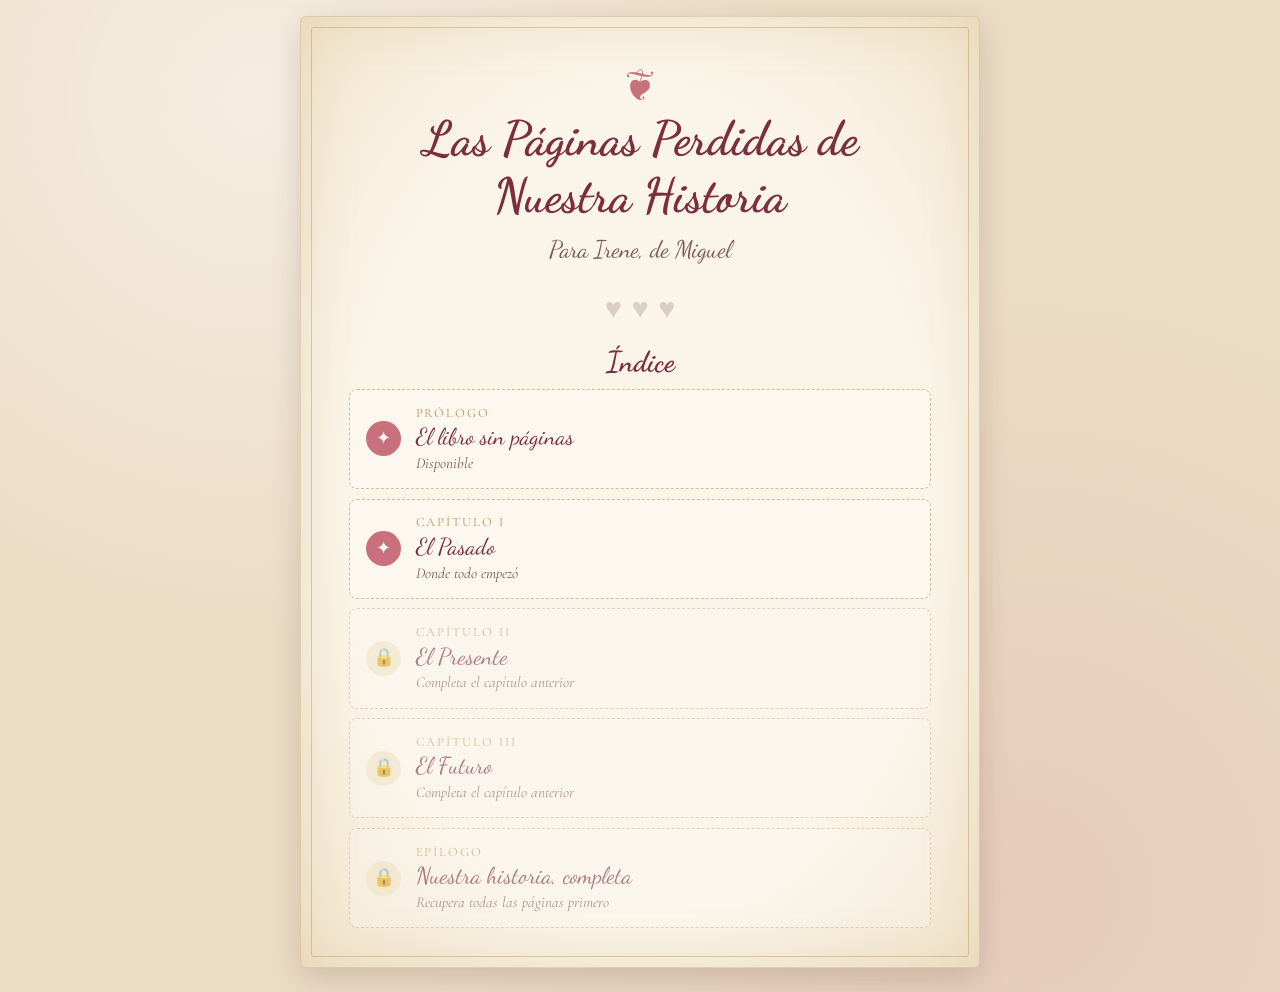
<file: index.html>
<!DOCTYPE html>
<html lang="es">
<head>
  <meta charset="UTF-8">
  <meta name="viewport" content="width=device-width, initial-scale=1.0, viewport-fit=cover">
  <meta name="theme-color" content="#f6eddc">
  <title>Las Páginas Perdidas de Nuestra Historia</title>
  <link rel="icon" href="data:image/svg+xml,<svg xmlns='http://www.w3.org/2000/svg' viewBox='0 0 100 100'><text y='.9em' font-size='90'>📖</text></svg>">
  <link rel="preconnect" href="https://fonts.googleapis.com">
  <link rel="preconnect" href="https://fonts.gstatic.com" crossorigin>
  <link href="https://fonts.googleapis.com/css2?family=Cormorant+Garamond:ital,wght@0,400;0,600;1,400&family=Dancing+Script:wght@500;700&display=swap" rel="stylesheet">
  <link rel="stylesheet" href="styles.css">
</head>
<body>
  <div id="banner-preview" class="banner-preview" hidden>
    Modo prueba de Miguel: todo desbloqueado. Las fotos de este modo se guardan aparte.
    <button type="button" id="btn-reset-preview">Borrar fotos de prueba</button>
  </div>

  <main id="app" aria-live="polite"></main>

  <noscript>Esta página necesita JavaScript para funcionar.</noscript>

  <script src="config.js"></script>
  <script src="app.js"></script>
</body>
</html>
</file>
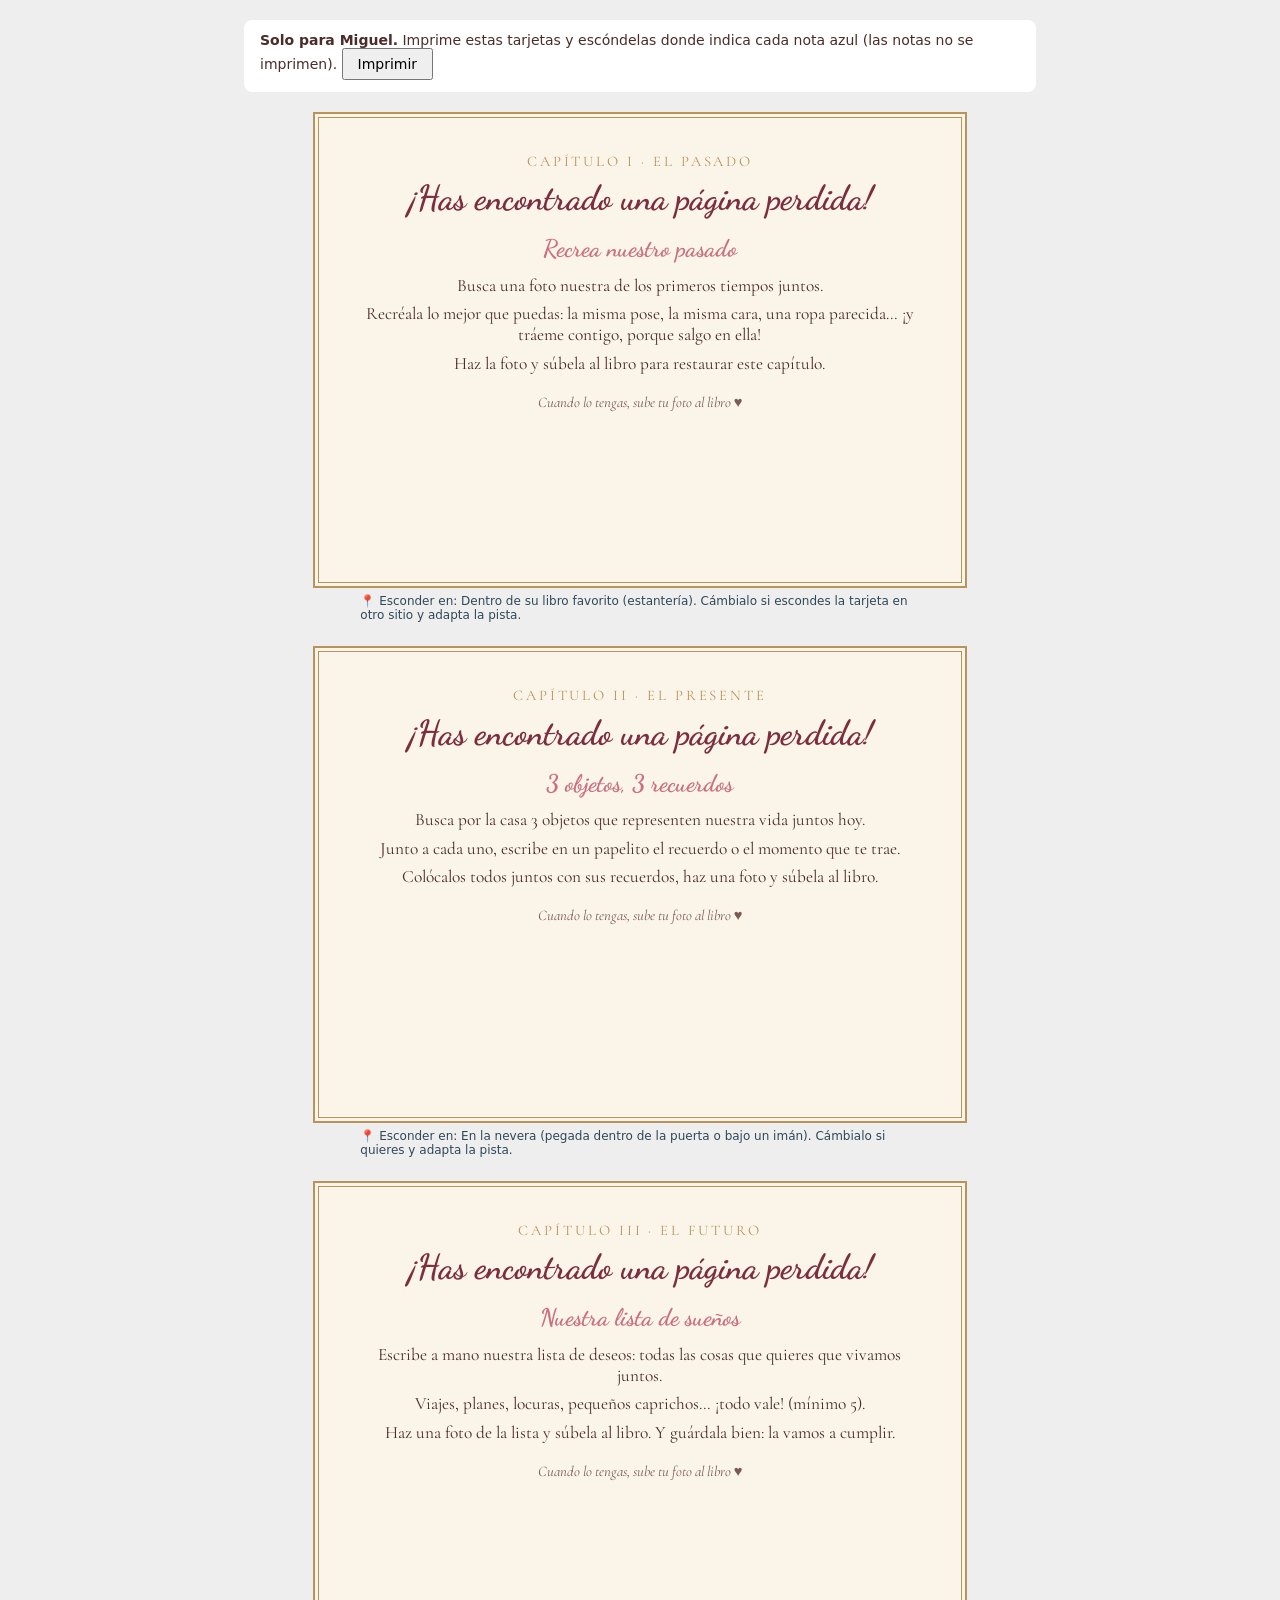
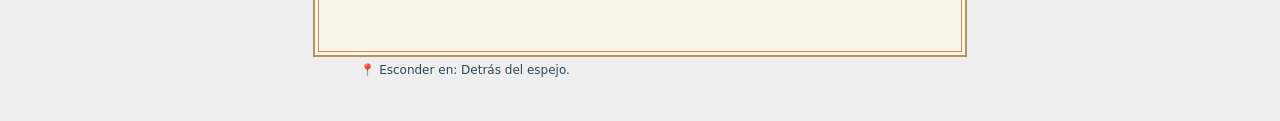
<file: tarjetas.html>
<!DOCTYPE html>
<html lang="es">
<head>
  <meta charset="UTF-8">
  <meta name="viewport" content="width=device-width, initial-scale=1.0">
  <meta name="robots" content="noindex">
  <title>Tarjetas para imprimir</title>
  <link href="https://fonts.googleapis.com/css2?family=Cormorant+Garamond:ital,wght@0,400;0,600;1,400&family=Dancing+Script:wght@500;700&display=swap" rel="stylesheet">
  <style>
    body { font-family: "Cormorant Garamond", Georgia, serif; color: #4a2c2a; background: #eee; margin: 0; padding: 20px; }
    .ayuda { max-width: 760px; margin: 0 auto 20px; font-family: system-ui, sans-serif; font-size: 14px; background: #fff; padding: 12px 16px; border-radius: 8px; }
    .ayuda button { font: inherit; padding: 6px 14px; cursor: pointer; }
    .tarjeta {
      width: 148mm; min-height: 105mm; /* A6 apaisado */
      margin: 0 auto 20px;
      padding: 10mm 12mm;
      background: #fbf5e9;
      border: 2px solid #b8935a;
      outline: 1px solid #b8935a; outline-offset: -6px;
      page-break-inside: avoid; break-inside: avoid;
      text-align: center;
    }
    .etq { text-transform: uppercase; letter-spacing: .2em; font-size: 11pt; color: #b8935a; margin: 0; }
    h1 { font-family: "Dancing Script", cursive; color: #7b2e3e; font-size: 26pt; margin: 2mm 0 4mm; }
    h2 { font-family: "Dancing Script", cursive; color: #c9707d; font-size: 18pt; margin: 0 0 3mm; }
    p { font-size: 13pt; margin: 0 0 2mm; }
    .pie { margin-top: 5mm; font-style: italic; font-size: 11pt; color: #7a5a52; }
    .escondite { font-family: system-ui, sans-serif; font-size: 12px; color: #2f4858; max-width: 148mm; margin: -14px auto 24px; }
    @media print {
      body { background: none; padding: 0; }
      .ayuda, .escondite { display: none; }
      .tarjeta { margin: 0 auto 10mm; }
    }
  </style>
</head>
<body>
  <div class="ayuda">
    <strong>Solo para Miguel.</strong> Imprime estas tarjetas y escóndelas donde indica cada nota azul
    (las notas no se imprimen). <button type="button" onclick="window.print()">Imprimir</button>
  </div>
  <div id="tarjetas"></div>

  <script src="config.js"></script>
  <script>
    (function () {
      var cont = document.getElementById("tarjetas");
      window.CONFIG.paginas.filter(function (p) { return p.tipo === "reto"; }).forEach(function (p) {
        var t = document.createElement("section");
        t.className = "tarjeta";
        var add = function (tag, txt, cls) {
          var n = document.createElement(tag);
          n.textContent = txt;
          if (cls) n.className = cls;
          t.appendChild(n);
        };
        add("p", p.etiqueta + " · " + p.titulo, "etq");
        add("h1", "¡Has encontrado una página perdida!");
        add("h2", p.reto.titulo);
        p.reto.texto.forEach(function (linea) { add("p", linea); });
        add("p", "Cuando lo tengas, sube tu foto al libro ♥", "pie");
        cont.appendChild(t);

        var nota = document.createElement("p");
        nota.className = "escondite";
        nota.textContent = "📍 Esconder en: " + p.escondite;
        cont.appendChild(nota);
      });
    })();
  </script>
</body>
</html>
</file>
<file: styles.css>
:root {
  --papel: #fbf5e9;
  --papel-oscuro: #f1e4cb;
  --fondo: #ecdcc4;
  --tinta: #4a2c2a;
  --tinta-suave: #7a5a52;
  --rosa: #c9707d;
  --rosa-suave: #f3d6d8;
  --vino: #7b2e3e;
  --oro: #b8935a;
  --sombra: 0 10px 30px rgba(74, 44, 42, 0.18);
  --serif: "Cormorant Garamond", Georgia, "Times New Roman", serif;
  --script: "Dancing Script", "Brush Script MT", cursive;
}

* { box-sizing: border-box; }
[hidden] { display: none !important; }

html { -webkit-text-size-adjust: 100%; }

body {
  margin: 0;
  min-height: 100vh;
  font-family: var(--serif);
  font-size: 1.2rem;
  line-height: 1.6;
  color: var(--tinta);
  background:
    radial-gradient(circle at 20% 10%, rgba(255, 255, 255, 0.5), transparent 40%),
    radial-gradient(circle at 80% 90%, rgba(201, 112, 125, 0.15), transparent 45%),
    var(--fondo);
  padding: max(16px, env(safe-area-inset-top)) 12px max(24px, env(safe-area-inset-bottom));
}

main { max-width: 680px; margin: 0 auto; }

/* ---------- Página de papel ---------- */
.pagina {
  position: relative;
  background:
    radial-gradient(ellipse at center, var(--papel) 60%, var(--papel-oscuro) 100%);
  border-radius: 6px;
  box-shadow: var(--sombra), inset 0 0 60px rgba(184, 147, 90, 0.18);
  padding: 2.2rem 1.5rem 2rem;
  border: 1px solid rgba(184, 147, 90, 0.35);
}
.pagina::before {
  content: "";
  position: absolute;
  inset: 10px;
  border: 1px solid rgba(184, 147, 90, 0.45);
  border-radius: 3px;
  pointer-events: none;
}
.entrar { animation: pasarPagina 0.6s ease-out; }
@keyframes pasarPagina {
  from { opacity: 0; transform: perspective(900px) rotateY(-12deg) translateX(20px); }
  to { opacity: 1; transform: none; }
}
@media (prefers-reduced-motion: reduce) {
  .entrar { animation: none; }
}

.centrada { text-align: center; }

h1, h2, h3 { font-family: var(--script); color: var(--vino); font-weight: 700; line-height: 1.2; }
h1 { font-size: 2.4rem; text-align: center; margin: 0.2rem 0 0.4rem; }
h2 { font-size: 1.8rem; margin: 0 0 0.6rem; }
h3 { font-size: 1.4rem; margin: 0 0 0.4rem; }

.etiqueta {
  text-align: center;
  text-transform: uppercase;
  letter-spacing: 0.2em;
  font-size: 0.85rem;
  color: var(--oro);
  margin: 0;
}
.subtitulo { text-align: center; font-style: italic; color: var(--tinta-suave); margin-top: 0; }

/* ---------- Portada ---------- */
.portada { text-align: center; }
.ornamento { font-size: 2.6rem; color: var(--rosa); line-height: 1; }
.dedicatoria { font-family: var(--script); font-size: 1.5rem; color: var(--tinta-suave); margin: 0 0 1rem; }

.progreso { display: flex; justify-content: center; gap: 0.6rem; font-size: 1.8rem; margin-bottom: 0.8rem; }
.progreso span { color: rgba(122, 90, 82, 0.25); transition: color 0.4s, transform 0.4s; }
.progreso span.lleno { color: var(--rosa); transform: scale(1.15); }

.cuenta {
  display: inline-flex;
  flex-direction: column;
  align-items: center;
  background: var(--rosa-suave);
  border-radius: 999px;
  padding: 0.5rem 1.4rem;
  margin: 0.4rem auto 1rem;
  color: var(--vino);
}
.cuenta span { font-size: 0.95rem; }
.cuenta strong { font-size: 1.35rem; font-variant-numeric: tabular-nums; }

.indice-titulo-seccion { margin-top: 0.8rem; }
.indice { list-style: none; padding: 0; margin: 0; text-align: left; }
.indice li + li { margin-top: 0.6rem; }
.indice-item {
  display: flex;
  align-items: center;
  gap: 0.9rem;
  padding: 0.8rem 1rem;
  border-radius: 8px;
  border: 1px dashed rgba(184, 147, 90, 0.6);
  text-decoration: none;
  color: inherit;
  background: rgba(255, 255, 255, 0.35);
  transition: transform 0.2s, background 0.2s;
}
a.indice-item:hover, a.indice-item:focus-visible { transform: translateX(4px); background: rgba(255, 255, 255, 0.7); }
.indice-icono {
  flex: none;
  width: 2.2rem; height: 2.2rem;
  display: grid; place-items: center;
  border-radius: 50%;
  background: var(--papel-oscuro);
  font-size: 1.1rem;
}
.estado-abierto .indice-icono { background: var(--rosa); color: #fff; }
.estado-completado .indice-icono { background: var(--vino); color: #fff; }
.estado-fecha, .estado-anterior { opacity: 0.6; }
.indice-texto { display: flex; flex-direction: column; }
.indice-etiqueta { font-size: 0.8rem; letter-spacing: 0.15em; text-transform: uppercase; color: var(--oro); }
.indice-titulo { font-family: var(--script); font-size: 1.45rem; color: var(--vino); line-height: 1.2; }
.indice-detalle { font-size: 0.95rem; font-style: italic; color: var(--tinta-suave); }

/* ---------- Carta ---------- */
.carta {
  margin: 1.4rem 0;
  padding: 1.2rem 1.2rem 1rem;
  background:
    repeating-linear-gradient(transparent, transparent 31px, rgba(201, 112, 125, 0.18) 32px),
    rgba(255, 255, 255, 0.45);
  border-left: 3px solid var(--rosa);
  border-radius: 4px;
}
.carta p { margin: 0 0 0.9rem; }
.carta .saludo { font-family: var(--script); font-size: 1.5rem; color: var(--vino); }
.carta .firma { font-family: var(--script); font-size: 1.5rem; text-align: right; color: var(--vino); margin: 1.2rem 0 0; }

/* ---------- Pista ---------- */
.pista {
  margin: 1.4rem 0;
  padding: 1.2rem;
  text-align: center;
  background: var(--papel-oscuro);
  border-radius: 8px;
  box-shadow: inset 0 0 0 2px rgba(184, 147, 90, 0.35);
}
.verso p { margin: 0; font-style: italic; font-size: 1.25rem; }
.nota { font-size: 0.95rem; font-style: italic; color: var(--tinta-suave); margin-top: 0.8rem; }

/* ---------- Subida ---------- */
.subida, .completado { text-align: center; margin-top: 1.4rem; }
.formulario { display: flex; flex-direction: column; align-items: center; gap: 0.8rem; }
.previa {
  max-width: 100%;
  max-height: 340px;
  border-radius: 6px;
  box-shadow: var(--sombra);
  border: 6px solid #fff;
}
.mensaje { min-height: 1.2em; margin: 0; font-size: 1rem; color: var(--vino); }

.visually-hidden {
  position: absolute !important;
  width: 1px; height: 1px;
  padding: 0; margin: -1px;
  overflow: hidden; clip: rect(0 0 0 0);
  white-space: nowrap; border: 0;
}
/* El input oculto sigue siendo accesible con teclado vía su label */
.formulario input:focus-visible + label { outline: 3px solid var(--oro); outline-offset: 3px; }

/* ---------- Botones ---------- */
.boton {
  display: inline-block;
  font-family: var(--serif);
  font-size: 1.15rem;
  font-weight: 600;
  padding: 0.75rem 1.6rem;
  border-radius: 999px;
  border: 2px solid var(--vino);
  background: var(--vino);
  color: #fff;
  text-decoration: none;
  cursor: pointer;
  transition: transform 0.15s, opacity 0.2s, background 0.2s;
}
.boton:hover:not(:disabled) { transform: translateY(-2px); }
.boton:focus-visible { outline: 3px solid var(--oro); outline-offset: 3px; }
.boton:disabled { opacity: 0.45; cursor: not-allowed; }
.boton.secundario { background: transparent; color: var(--vino); }

.acciones { display: flex; flex-wrap: wrap; gap: 0.8rem; justify-content: center; }

.volver {
  display: block;
  text-align: center;
  margin-top: 1.8rem;
  color: var(--tinta-suave);
  font-style: italic;
}

/* ---------- Completado ---------- */
.polaroid {
  background: #fff;
  padding: 10px 10px 14px;
  margin: 1rem auto;
  max-width: 340px;
  box-shadow: var(--sombra);
  transform: rotate(var(--giro, -2deg));
}
.polaroid img { width: 100%; display: block; aspect-ratio: 1 / 1; object-fit: cover; }
.polaroid figcaption { font-family: var(--script); font-size: 1.25rem; color: var(--tinta); margin-top: 0.4rem; }

.reto-revelado {
  text-align: left;
  background: rgba(255, 255, 255, 0.45);
  border-radius: 8px;
  padding: 1rem 1.2rem;
  margin: 1.2rem 0;
}
.reto-revelado p { margin: 0 0 0.5rem; }

.cambiar { margin-top: 1.4rem; }
.cambiar summary { cursor: pointer; color: var(--tinta-suave); font-style: italic; margin-bottom: 0.8rem; }

/* ---------- Final ---------- */
.galeria-titulo { text-align: center; margin-top: 1.6rem; }
.galeria { display: grid; gap: 0.6rem; grid-template-columns: 1fr; }
@media (min-width: 560px) {
  .galeria { grid-template-columns: repeat(3, 1fr); }
  .galeria .polaroid { max-width: none; }
}
.fin { text-align: center; font-family: var(--script); font-size: 1.6rem; color: var(--rosa); margin-top: 1.6rem; }

.candado { font-size: 3rem; }

/* ---------- Corazones ---------- */
.corazones { position: fixed; inset: 0; pointer-events: none; overflow: hidden; z-index: 50; }
.corazones span {
  position: absolute;
  top: -40px;
  color: var(--rosa);
  animation: caer 3.2s ease-in forwards;
}
@keyframes caer {
  to { transform: translateY(110vh) rotate(25deg); opacity: 0.2; }
}
@media (prefers-reduced-motion: reduce) {
  .corazones { display: none; }
}

/* ---------- Modo prueba ---------- */
.banner-preview {
  max-width: 680px;
  margin: 0 auto 12px;
  padding: 0.6rem 1rem;
  border-radius: 8px;
  background: #2f4858;
  color: #fff;
  font-family: system-ui, sans-serif;
  font-size: 0.9rem;
  display: flex; flex-wrap: wrap; gap: 0.6rem; align-items: center; justify-content: space-between;
}
.banner-preview button {
  font: inherit;
  padding: 0.3rem 0.8rem;
  border-radius: 6px;
  border: 0;
  cursor: pointer;
}

@media (min-width: 600px) {
  .pagina { padding: 3rem 3rem 2.4rem; }
  h1 { font-size: 3rem; }
}
</file>
